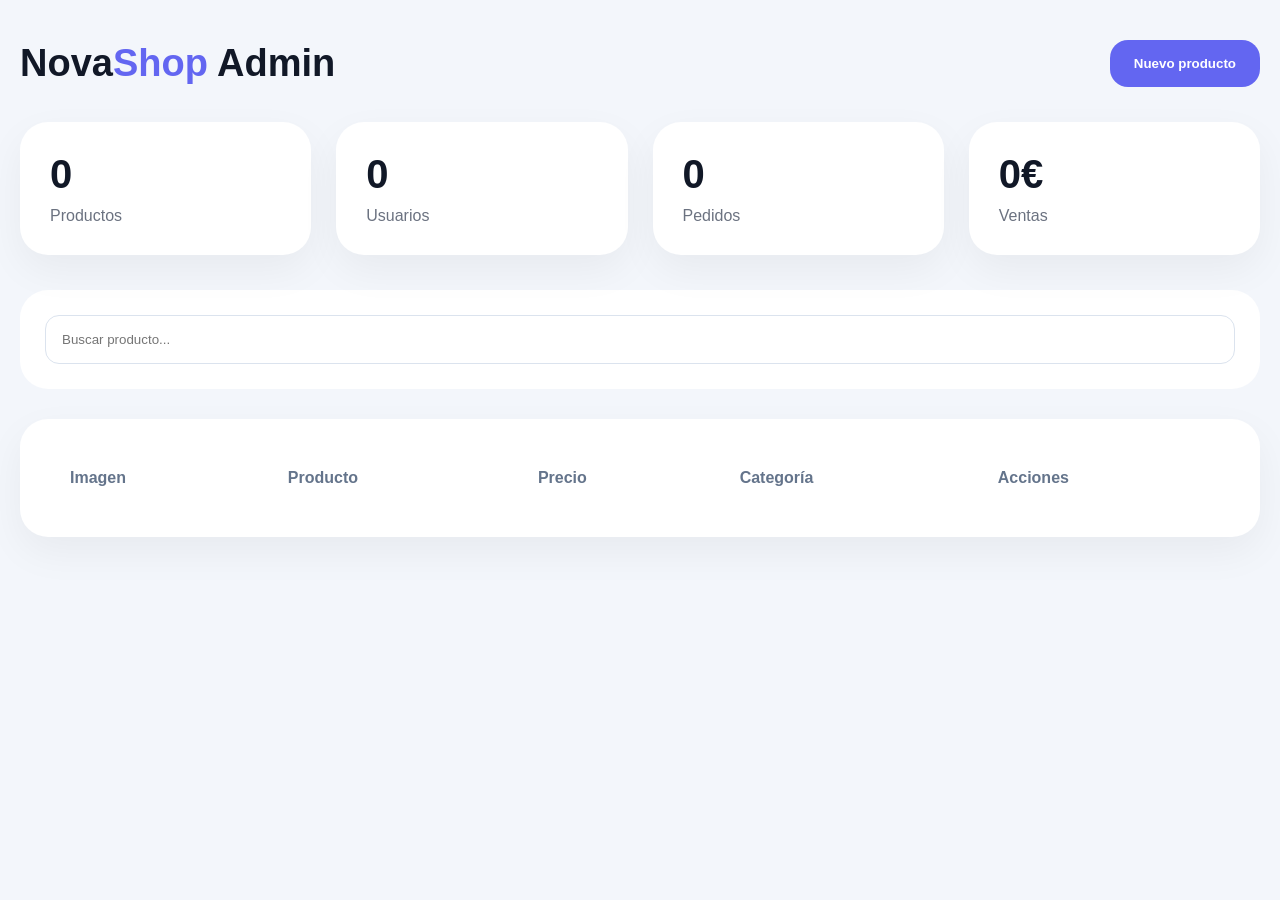
<file: admin.html>
<!DOCTYPE html>
<html lang="es">

<head>

    <meta charset="UTF-8">

    <meta name="viewport" content="width=device-width, initial-scale=1.0">

    <title>
        Panel Administración
    </title>

    <style>
        /* ===================================
   RESET
=================================== */

        * {
            margin: 0;
            padding: 0;
            box-sizing: border-box;
        }

        body {
            font-family: Arial, sans-serif;
            background: #f3f6fb;
            color: #111827;
        }

        /* ===================================
   LAYOUT
=================================== */

        .container {
            max-width: 1500px;
            margin: 40px auto;
            padding: 0 20px;
        }

        /* ===================================
   HEADER
=================================== */

        .header {

            display: flex;

            justify-content: space-between;

            align-items: center;

            margin-bottom: 35px;

        }

        .logo {

            font-size: 38px;

            font-weight: bold;

        }

        .logo span {

            color: #6366f1;

        }

        .add-btn {

            border: none;

            background: #6366f1;

            color: white;

            padding: 16px 24px;

            border-radius: 18px;

            font-weight: bold;

            cursor: pointer;

        }

        /* ===================================
   STATS
=================================== */

        .stats {

            display: grid;

            grid-template-columns:
                repeat(4, 1fr);

            gap: 25px;

            margin-bottom: 35px;

        }

        .stat-card {

            background: white;

            padding: 30px;

            border-radius: 28px;

            box-shadow:
                0 15px 40px rgba(0, 0, 0, .05);

        }

        .stat-card h2 {

            font-size: 40px;

            margin-bottom: 10px;

        }

        .stat-card p {

            color: #6b7280;

        }

        /* ===================================
   FILTERS
=================================== */

        .filters {

            background: white;

            border-radius: 28px;

            padding: 25px;

            margin-bottom: 30px;

            display: flex;

            gap: 20px;

        }

        .filters input {

            flex: 1;

            padding: 16px;

            border-radius: 14px;

            border: 1px solid #dbe3ee;

        }

        /* ===================================
   TABLE
=================================== */

        .table-container {

            background: white;

            border-radius: 28px;

            padding: 30px;

            box-shadow:
                0 15px 40px rgba(0, 0, 0, .05);

        }

        table {

            width: 100%;

            border-collapse: collapse;

        }

        th {

            text-align: left;

            padding: 20px;

            color: #64748b;

        }

        td {

            padding: 20px;

            border-top: 1px solid #edf2f7;

        }

        .product-image {

            width: 70px;

            height: 70px;

            object-fit: contain;

        }

        .actions {

            display: flex;

            gap: 10px;

        }

        .edit-btn {

            border: none;

            background: #dbeafe;

            color: #1d4ed8;

            padding: 10px 16px;

            border-radius: 12px;

            cursor: pointer;

        }

        .delete-btn {

            border: none;

            background: #fee2e2;

            color: #dc2626;

            padding: 10px 16px;

            border-radius: 12px;

            cursor: pointer;

        }

        /* ===================================
   MODAL
=================================== */

        .modal {

            position: fixed;

            inset: 0;

            background: rgba(0, 0, 0, .5);

            display: none;

            justify-content: center;

            align-items: center;

        }

        .modal-content {

            width: 500px;

            background: white;

            border-radius: 28px;

            padding: 35px;

        }

        .form-group {

            display: flex;

            flex-direction: column;

            gap: 10px;

            margin-bottom: 20px;

        }

        .form-group input {

            padding: 16px;

            border-radius: 14px;

            border: 1px solid #dbe3ee;

        }

        .save-btn {

            width: 100%;

            border: none;

            background: #10b981;

            color: white;

            padding: 16px;

            border-radius: 14px;

            font-weight: bold;

            cursor: pointer;

        }

        /* ===================================
   RESPONSIVE
=================================== */

        @media(max-width:1100px) {

            .stats {
                grid-template-columns: repeat(2, 1fr);
            }

        }

        @media(max-width:700px) {

            .stats {
                grid-template-columns: 1fr;
            }

            .filters {
                flex-direction: column;
            }

        }
    </style>

</head>

<body>

    <div class="container">

        <header class="header">

            <div class="logo">

                Nova<span>Shop</span> Admin

            </div>

            <button class="add-btn" id="addProductBtn">
                Nuevo producto
            </button>

        </header>

        <!-- ESTADÍSTICAS -->

        <section class="stats">

            <article class="stat-card">
                <h2 id="totalProducts">0</h2>
                <p>Productos</p>
            </article>

            <article class="stat-card">
                <h2 id="totalUsers">0</h2>
                <p>Usuarios</p>
            </article>

            <article class="stat-card">
                <h2 id="totalOrders">0</h2>
                <p>Pedidos</p>
            </article>

            <article class="stat-card">
                <h2 id="totalSales">0€</h2>
                <p>Ventas</p>
            </article>

        </section>

        <!-- FILTROS -->

        <section class="filters">

            <input type="text" id="searchInput" placeholder="Buscar producto...">

        </section>

        <!-- TABLA -->

        <section class="table-container">

            <table>

                <thead>

                    <tr>
                        <th>Imagen</th>
                        <th>Producto</th>
                        <th>Precio</th>
                        <th>Categoría</th>
                        <th>Acciones</th>
                    </tr>

                </thead>

                <tbody id="productsTable">

                </tbody>

            </table>

        </section>

    </div>

    <!-- MODAL -->

    <div class="modal" id="modal">

        <div class="modal-content">

            <h2>
                Producto
            </h2>

            <form id="productForm">

                <div class="form-group">

                    <label>Título</label>

                    <input type="text" id="title">

                </div>

                <div class="form-group">

                    <label>Precio</label>

                    <input type="number" id="price">

                </div>

                <div class="form-group">

                    <label>Categoría</label>

                    <input type="text" id="category">

                </div>

                <button class="save-btn" type="submit">
                    Guardar
                </button>

            </form>

        </div>

    </div>

    <script>

        // ===================================
        // VARIABLES
        // ===================================

        let products = [];

        let editingId = null;


        // ===================================
        // PRODUCTOS
        // ===================================

        async function getProducts() {

            try {

                const response = await fetch(
                    "https://fakestoreapi.com/products"
                );

                products = await response.json();

                renderProducts();
                renderStats();

            } catch (error) {

                console.error(error);

            }

        }

        function renderProducts(data = products) {

            const table = document.getElementById(
                "productsTable"
            );

            table.innerHTML = data.map(product => `
        <tr>

            <td>
                <img
                    src="${product.image}"
                    class="product-image"
                    alt="${product.title}"
                >
            </td>

            <td>${product.title}</td>

            <td>${product.price}€</td>

            <td>${product.category}</td>

            <td>

                <div class="actions">

                    <button
                        class="edit-btn"
                        onclick="editProduct(${product.id})"
                    >
                        Editar
                    </button>

                    <button
                        class="delete-btn"
                        onclick="deleteProduct(${product.id})"
                    >
                        Eliminar
                    </button>

                </div>

            </td>

        </tr>
    `).join("");

        }



        // ===================================
        // CRUD
        // ===================================

        function openModal() {

            document.getElementById(
                "modal"
            ).style.display = "flex";

        }

        function closeModal() {

            document.getElementById(
                "modal"
            ).style.display = "none";

            document.getElementById(
                "productForm"
            ).reset();

            editingId = null;

        }

        function createProduct() {

            const newProduct = {

                id: Date.now(),

                title: document.getElementById(
                    "title"
                ).value,

                price: Number(
                    document.getElementById(
                        "price"
                    ).value
                ),

                category: document.getElementById(
                    "category"
                ).value,

                image: "https://via.placeholder.com/70"

            };

            products.unshift(newProduct);

            renderProducts();
            renderStats();

            closeModal();

        }

        function editProduct(id) {

            const product = products.find(
                p => p.id === id
            );

            if (!product) return;

            editingId = id;

            document.getElementById(
                "title"
            ).value = product.title;

            document.getElementById(
                "price"
            ).value = product.price;

            document.getElementById(
                "category"
            ).value = product.category;

            openModal();

        }


        function updateProduct() {

            const product = products.find(
                p => p.id === editingId
            );

            if (!product) return;

            product.title =
                document.getElementById(
                    "title"
                ).value;

            product.price =
                Number(
                    document.getElementById(
                        "price"
                    ).value
                );

            product.category =
                document.getElementById(
                    "category"
                ).value;

            renderProducts();
            renderStats();

            closeModal();

        }


        function deleteProduct(id) {

            products = products.filter(
                product => product.id !== id
            );

            renderProducts();
            renderStats();

        }


        // ===================================
        // FILTROS
        // ===================================

        function searchProducts() {

            const value =
                document
                    .getElementById(
                        "searchInput"
                    )
                    .value
                    .toLowerCase();

            const filtered = products.filter(
                product =>
                    product.title
                        .toLowerCase()
                        .includes(value)
            );

            renderProducts(filtered);

        }

        // ===================================
        // ESTADÍSTICAS
        // ===================================

        function renderStats() {

            document.getElementById(
                "totalProducts"
            ).textContent =
                products.length;

            document.getElementById(
                "totalUsers"
            ).textContent =
                125;

            document.getElementById(
                "totalOrders"
            ).textContent =
                54;

            const totalSales = products.reduce(
                (sum, product) =>
                    sum + Number(product.price),
                0
            );

            document.getElementById(
                "totalSales"
            ).textContent =
                totalSales.toFixed(2) + "€";

        }


        // ===================================
        // EVENTOS
        // ===================================

        function initEvents() {

            document
                .getElementById(
                    "addProductBtn"
                )
                .addEventListener(
                    "click",
                    openModal
                );

            document
                .getElementById(
                    "searchInput"
                )
                .addEventListener(
                    "input",
                    searchProducts
                );

            document
                .getElementById(
                    "productForm"
                )
                .addEventListener(
                    "submit",
                    e => {

                        e.preventDefault();

                        if (editingId) {

                            updateProduct();

                        } else {

                            createProduct();

                        }

                    }
                );

            document
                .getElementById(
                    "modal"
                )
                .addEventListener(
                    "click",
                    e => {

                        if (
                            e.target.id === "modal"
                        ) {

                            closeModal();

                        }

                    }
                );

        }



        // ===================================
        // INIT
        // ===================================

        function init() {

            getProducts();
            initEvents();

        }

        init();

    </script>

</body>

</html>
</file>
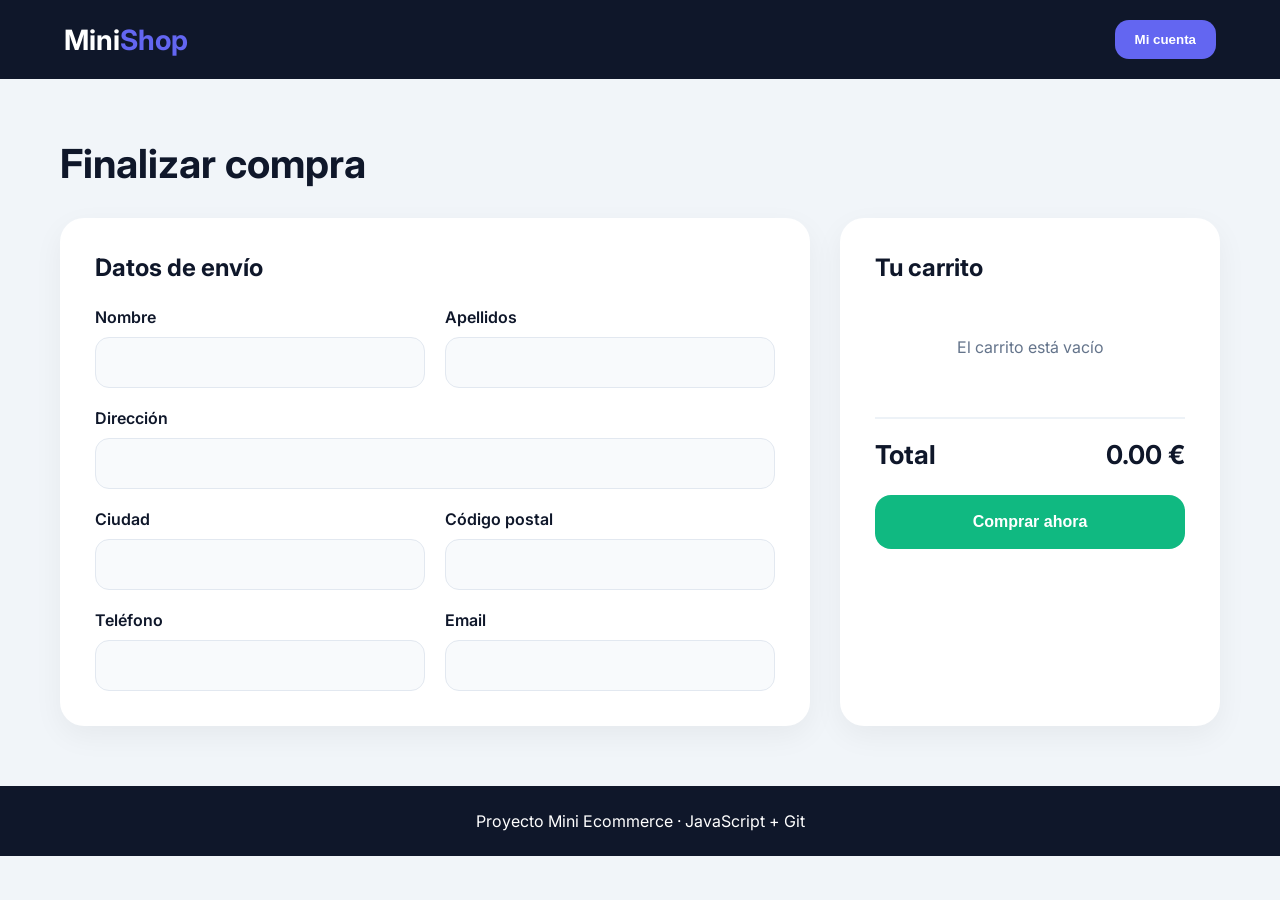
<file: carrito.html>
<!DOCTYPE html>
<html lang="es">

<head>
  <meta charset="UTF-8" />
  <meta name="viewport" content="width=device-width, initial-scale=1.0" />

  <title>Finalizar compra</title>

  <link rel="stylesheet" href="style.css">
  <link href="https://fonts.googleapis.com/css2?family=Inter:wght@300;400;500;600;700&display=swap" rel="stylesheet">

  <style>
    :root {
      --primary: #6366f1;
      --success: #10b981;
      --bg: #f1f5f9;
      --text: #0f172a;
      --muted: #64748b;
      --border: #e2e8f0;
    }

    * {
      margin: 0;
      padding: 0;
      box-sizing: border-box;
    }

    body {
      font-family: 'Inter', sans-serif;
      background: var(--bg);
      color: var(--text);
    }

    .container {
      max-width: 1200px;
      margin: 60px auto;
      padding: 0 20px;
    }

    .checkout-layout {
      display: grid;
      grid-template-columns: 1fr 380px;
      gap: 30px;
    }

    .card {
      background: white;
      border-radius: 24px;
      padding: 35px;
      box-shadow: 0 10px 30px rgba(0, 0, 0, 0.05);
    }

    h1 {
      font-size: 40px;
      margin-bottom: 30px;
    }

    h2 {
      font-size: 24px;
      margin-bottom: 25px;
    }

    .form-grid {
      display: grid;
      grid-template-columns: 1fr 1fr;
      gap: 20px;
    }

    .input-group {
      display: flex;
      flex-direction: column;
      gap: 10px;
    }

    .input-group.full {
      grid-column: 1/3;
    }


    label {
      font-weight: 600;
    }

    input {
      padding: 16px;
      border-radius: 14px;
      border: 1px solid var(--border);
      background: #f8fafc;
      font-size: 15px;
      outline: none;
    }

    input:focus {
      border-color: var(--primary);
    }

    .cart-item {
      display: flex;
      gap: 15px;
      padding: 20px 0;
      border-bottom: 1px solid #edf2f7;
    }

    .cart-item img {
      width: 80px;
      height: 80px;
      object-fit: contain;
      background: white;
      border-radius: 12px;
      padding: 10px;
      border: 1px solid #e2e8f0;
    }

    .cart-item-info {
      flex: 1;
    }

    .cart-item-title {
      font-weight: 600;
      margin-bottom: 10px;
      line-height: 1.4;
    }

    .cart-item-price {
      color: var(--muted);
    }

    .total {
      display: flex;
      justify-content: space-between;
      align-items: center;
      margin-top: 30px;
      padding-top: 20px;
      border-top: 2px solid #edf2f7;
      font-size: 26px;
      font-weight: 700;
    }

    .buy-btn {
      width: 100%;
      margin-top: 25px;
      border: none;
      background: var(--success);
      color: white;
      padding: 18px;
      border-radius: 16px;
      font-size: 16px;
      font-weight: 600;
      cursor: pointer;
      transition: 0.3s;
    }

    .buy-btn:hover {
      opacity: 0.9;
    }

    .empty-cart {
      color: var(--muted);
      text-align: center;
      padding: 30px 0;
    }

    @media(max-width:950px) {

      .checkout-layout {
        grid-template-columns: 1fr;
      }

      .summary {
        position: relative;
        top: 0;
      }

    }

    .logo {
      text-decoration: none;
      cursor: pointer;
    }

    @media(max-width:700px) {

      .form-grid {
        grid-template-columns: 1fr;
      }

      .input-group.full {
        grid-column: auto;
      }

    }
  </style>
</head>

<body>

  <nav>

    <div class="nav-container">

      <a href="index.html" class="logo">
        Mini<span>Shop</span>
      </a>

      <div class="nav-actions">
        <button class="account-btn" id="loginBtn">
          Mi cuenta
        </button>
      </div>

    </div>

  </nav>

  <div class="container">

    <h1>Finalizar compra</h1>

    <div class="checkout-layout">

      <!-- DATOS ENVÍO -->

      <section class="card">

        <h2>Datos de envío</h2>

        <form id="checkoutForm">

          <div class="form-grid">

            <div class="input-group">
              <label>Nombre</label>
              <input type="text" required>
            </div>

            <div class="input-group">
              <label>Apellidos</label>
              <input type="text" required>
            </div>

            <div class="input-group full">
              <label>Dirección</label>
              <input type="text" required>
            </div>

            <div class="input-group">
              <label>Ciudad</label>
              <input type="text" required>
            </div>

            <div class="input-group">
              <label>Código postal</label>
              <input type="text" required>
            </div>

            <div class="input-group">
              <label>Teléfono</label>
              <input type="text" required>
            </div>

            <div class="input-group">
              <label>Email</label>
              <input type="email" required>
            </div>

          </div>

        </form>

      </section>

      <!-- RESUMEN PEDIDO -->

      <aside class="card summary">

        <h2>Tu carrito</h2>

        <!-- Aquí se pintan los productos -->
        <div id="cartContainer">
          <p class="empty-cart">Cargando carrito...</p>
        </div>

        <div class="total">
          <span>Total</span>
          <span id="cartTotal">0.00 €</span>
        </div>

        <button class="buy-btn" id="buyBtn">
          Comprar ahora
        </button>

      </aside>

    </div>

  </div>

  <footer>

    <p>
      Proyecto Mini Ecommerce · JavaScript + Git
    </p>

  </footer>

  <script src="carrito.js"></script>

</body>

</html>
</file>
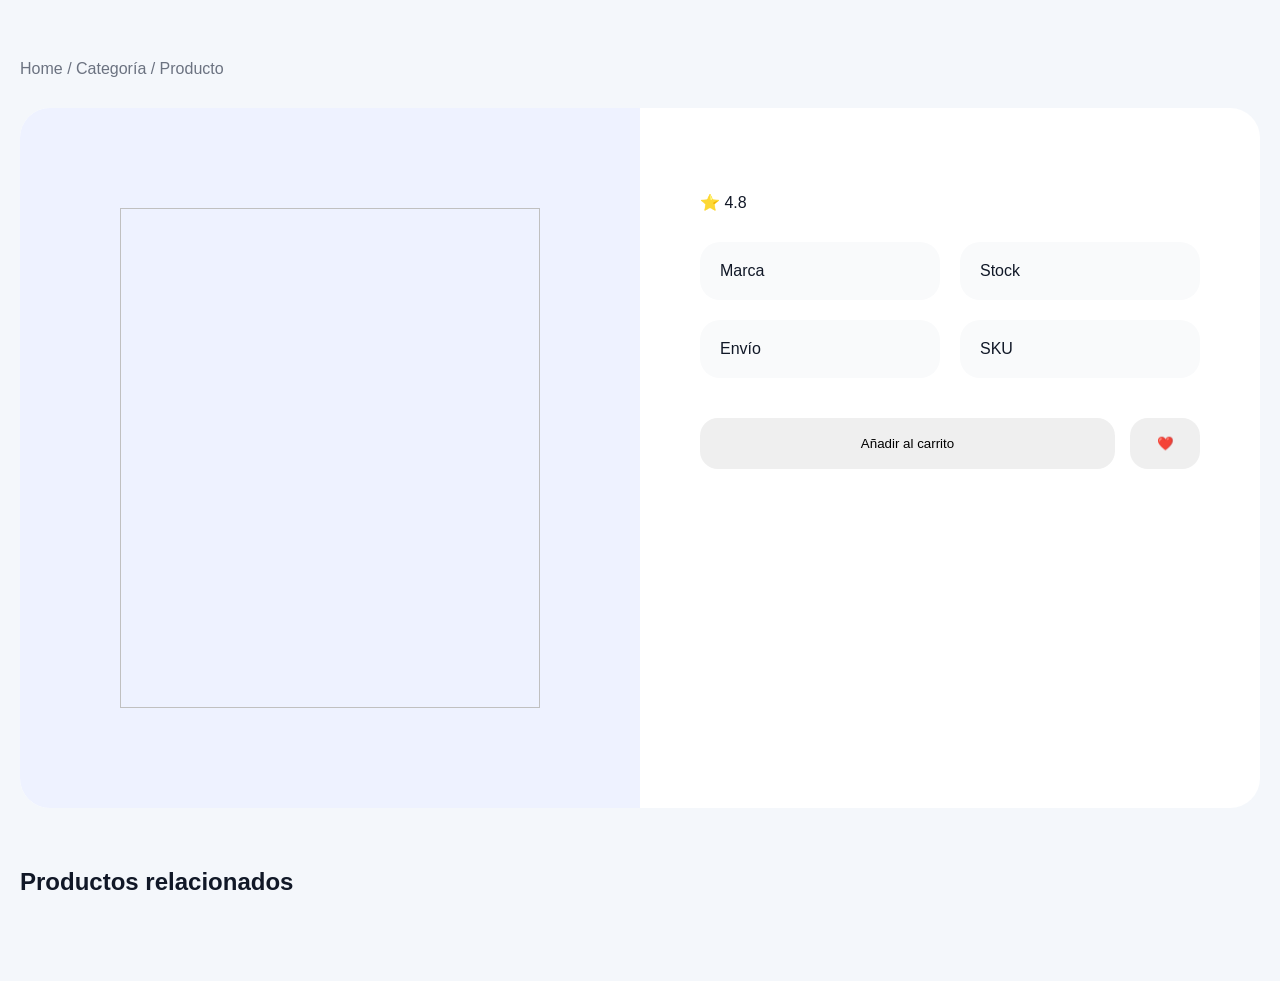
<file: detalle.html>
<!DOCTYPE html>
<html lang="es">

<head>

    <meta charset="UTF-8">

    <meta name="viewport" content="width=device-width, initial-scale=1.0">

    <title>
        Detalle Producto
    </title>

    <style>
        /* =========================
           RESET
        ========================= */

        * {
            margin: 0;
            padding: 0;
            box-sizing: border-box;
        }

        body {
            font-family: Arial, sans-serif;
            background: #f4f7fb;
            color: #111827;
        }

        /* =========================
           CONTAINER
        ========================= */

        .container {
            max-width: 1300px;
            margin: 60px auto;
            padding: 0 20px;
        }

        .breadcrumb {
            margin-bottom: 30px;
            color: #6b7280;
        }

        /* =========================
           PRODUCTO
        ========================= */

        .product-box {
            background: white;
            border-radius: 30px;
            overflow: hidden;
            display: grid;
            grid-template-columns: 1fr 1fr;
            min-height: 700px;
        }

        .left-side {
            display: flex;
            justify-content: center;
            align-items: center;
            padding: 60px;
            background: #eef2ff;
        }

        .left-side img {
            width: 100%;
            max-width: 420px;
            height: 500px;
            object-fit: contain;
        }

        .right-side {
            padding: 60px;
        }

        .category {
            color: #6366f1;
            margin-bottom: 20px;
        }

        .title {
            font-size: 48px;
            margin-bottom: 25px;
        }

        .rating {
            margin-bottom: 25px;
        }

        .description {
            margin-bottom: 30px;
            line-height: 1.8;
        }

        .price {
            font-size: 58px;
            font-weight: bold;
            margin-bottom: 30px;
        }

        .actions {
            display: flex;
            gap: 15px;
        }

        button {
            border: none;
            padding: 18px;
            border-radius: 18px;
            cursor: pointer;
        }

        .buy-btn {
            flex: 1;
        }

        .fav-btn {
            width: 70px;
        }

        /* =========================
           INFO
        ========================= */

        .info-grid {
            display: grid;
            grid-template-columns: repeat(2, 1fr);
            gap: 20px;
            margin-bottom: 40px;
        }

        .info-card {
            padding: 20px;
            border-radius: 20px;
            background: #f9fafb;
        }

        /* =========================
           RELACIONADOS
        ========================= */

        .related {
            margin-top: 60px;
        }

        .related h2 {
            margin-bottom: 25px;
        }

        .related-grid {
            display: grid;
            grid-template-columns:
                repeat(auto-fit, minmax(220px, 1fr));
            gap: 25px;
        }

        .related-card {
            background: white;
            border-radius: 24px;
            padding: 25px;
            text-align: center;
        }

        .related-card img {
            width: 100%;
            height: 180px;
            object-fit: contain;
        }

        /* =========================
           RESPONSIVE
        ========================= */

        @media(max-width:1000px) {

            .product-box {
                grid-template-columns: 1fr;
            }

        }
    </style>

</head>

<body>

    <div class="container">

        <div class="breadcrumb">

            Home / Categoría / Producto

        </div>

        <section class="product-box">

            <div class="left-side">

                <img id="productImage">

            </div>

            <div class="right-side">

                <p class="category" id="productCategory">
                </p>

                <h1 class="title" id="productTitle">
                </h1>

                <div class="rating">

                    ⭐ 4.8

                    <span id="productReviews">
                    </span>

                </div>

                <p class="description" id="productDescription">
                </p>

                <div class="info-grid">

                    <div class="info-card">
                        Marca
                    </div>

                    <div class="info-card">
                        Stock
                    </div>

                    <div class="info-card">
                        Envío
                    </div>

                    <div class="info-card">
                        SKU
                    </div>

                </div>

                <div class="price" id="productPrice">
                </div>

                <div class="actions">

                    <button class="buy-btn" id="addToCartBtn">
                        Añadir al carrito
                    </button>

                    <button class="fav-btn" id="favoriteBtn">
                        ❤️
                    </button>

                </div>

            </div>

        </section>

        <section class="related">

            <h2>
                Productos relacionados
            </h2>

            <div class="related-grid" id="relatedGrid">
            </div>

        </section>

    </div>

    <script>

        // =========================
        // VARIABLES
        // =========================

        let currentProduct = null;

        let favorites = JSON.parse(
            localStorage.getItem("favorites")
        ) || [];

        let cart = JSON.parse(
            localStorage.getItem("cart")
        ) || [];


        // =========================
        // PRODUCTO
        // =========================

        async function getProduct() {

            const params =
                new URLSearchParams(window.location.search);

            const productId =
                params.get('id') || 1;

            const response = await fetch(
                `https://fakestoreapi.com/products/${productId}`
            );

            const product = await response.json();

            currentProduct = product;

            renderProduct(product);

            getRelatedProducts(product.category);

        }

        function renderProduct(product) {

            document.getElementById('productImage').src =
                product.image;

            document.getElementById('productTitle').textContent =
                product.title;

            document.getElementById('productCategory').textContent =
                product.category;

            document.getElementById('productDescription').textContent =
                product.description;

            document.getElementById('productPrice').textContent =
                `${product.price} €`;

            document.getElementById('productReviews').textContent =
                `(${product.rating.count} reviews)`;

            document.querySelector('.rating').innerHTML =
                `⭐ ${product.rating.rate}
         <span>(${product.rating.count} reviews)</span>`;

            const favoriteBtn =
                document.getElementById("favoriteBtn");

            const isFavorite =
                favorites.some(fav => fav.id === product.id);

            favoriteBtn.textContent =
                isFavorite ? "❤️" : "🤍";
        }

        function addToFavorites() {

            const favoriteBtn =
                document.getElementById("favoriteBtn");

            const index =
                favorites.findIndex(
                    fav => fav.id === currentProduct.id
                );

            if (index === -1) {

                favorites.push(currentProduct);

                favoriteBtn.textContent = "❤️";

            } else {

                favorites.splice(index, 1);

                favoriteBtn.textContent = "🤍";
            }

            localStorage.setItem(
                "favorites",
                JSON.stringify(favorites)
            );
        }

        // =========================
        // RELACIONADOS
        // =========================

        async function getRelatedProducts(category) {

            const response = await fetch(
                `https://fakestoreapi.com/products/category/${encodeURIComponent(category)}`
            );

            const products = await response.json();

            const related = products.filter(
                p => p.id !== currentProduct.id
            );

            renderRelatedProducts(related);

        }

        function renderRelatedProducts(products) {

            const grid =
                document.getElementById('relatedGrid');

            grid.innerHTML = '';

            products.forEach(product => {

                grid.innerHTML += `
            <article class="related-card">

                <img
                    src="${product.image}"
                    alt="${product.title}"
                >

                <h4>
                    ${product.title}
                </h4>

                <p>
                    ${product.price} €
                </p>

            </article>
        `;
            });

        }

        // =========================
        // CARRITO
        // =========================

        function addToCart() {

            const cartItem = cart.find(
                item => item.id === currentProduct.id
            );

            if (cartItem) {

                cartItem.quantity += 1;

            } else {

                cart.push({
                    ...currentProduct,
                    quantity: 1
                });

            }

            localStorage.setItem(
                "cart",
                JSON.stringify(cart)
            );

            alert("Producto añadido al carrito");
        }


        // =========================
        // FAVORITOS
        // =========================





        // =========================
        // EVENTOS
        // =========================

        // =========================
        // INIT
        // =========================

        function initEvents() {

            document
                .getElementById("favoriteBtn")
                .addEventListener(
                    "click",
                    addToFavorites
                );

            document
                .getElementById("addToCartBtn")
                .addEventListener(
                    "click",
                    addToCart
                );

        }

        function init() {

            getProduct();

            initEvents();

        }

        init();

    </script>

</body>

</html>
</file>
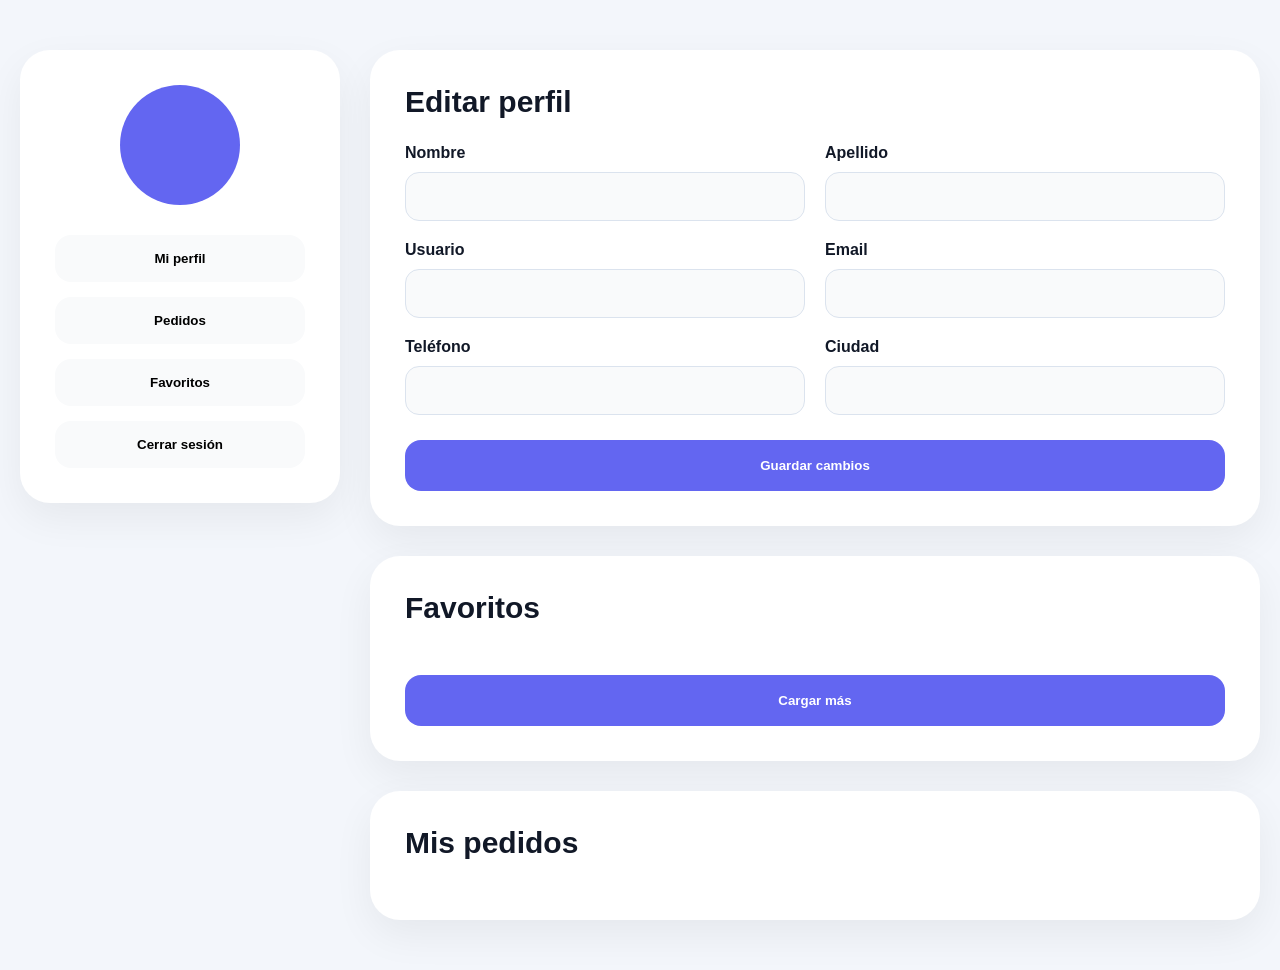
<file: perfil.html>
<!DOCTYPE html>
<html lang="es">

<head>

    <meta charset="UTF-8">

    <meta name="viewport" content="width=device-width, initial-scale=1.0">

    <title>
        Mi Perfil
    </title>

    <style>
        * {
            margin: 0;
            padding: 0;
            box-sizing: border-box;
        }

        body {
            font-family: Arial, sans-serif;
            background: #f3f6fb;
            color: #111827;
        }

        .container {
            max-width: 1400px;
            margin: 50px auto;
            padding: 0 20px;
        }

        .profile-layout {
            display: grid;
            grid-template-columns: 320px 1fr;
            gap: 30px;
        }

        /* SIDEBAR */

        .sidebar {
            background: white;
            border-radius: 30px;
            padding: 35px;
            height: fit-content;
            box-shadow: 0 15px 40px rgba(0, 0, 0, .06);
        }

        .avatar {
            width: 120px;
            height: 120px;
            border-radius: 50%;
            background: #6366f1;
            color: white;
            display: flex;
            justify-content: center;
            align-items: center;
            margin: auto;
            margin-bottom: 25px;
            font-size: 42px;
            font-weight: bold;
        }

        .username {
            text-align: center;
            font-size: 28px;
            margin-bottom: 10px;
        }

        .email {
            text-align: center;
            color: #6b7280;
            margin-bottom: 30px;
        }

        .menu {
            display: flex;
            flex-direction: column;
            gap: 15px;
        }

        .menu button {
            border: none;
            padding: 16px;
            border-radius: 16px;
            cursor: pointer;
            background: #f9fafb;
            font-weight: bold;
        }

        /* MAIN */

        .main {
            display: flex;
            flex-direction: column;
            gap: 30px;
        }

        .card {
            background: white;
            border-radius: 30px;
            padding: 35px;
            box-shadow: 0 15px 40px rgba(0, 0, 0, .06);
        }

        .card h2 {
            margin-bottom: 25px;
            font-size: 30px;
        }

        /* FORM */

        .form-grid {
            display: grid;
            grid-template-columns: repeat(2, 1fr);
            gap: 20px;
        }

        .input-group {
            display: flex;
            flex-direction: column;
            gap: 10px;
        }

        .input-group label {
            font-weight: bold;
        }

        .input-group input {
            padding: 16px;
            border-radius: 14px;
            border: 1px solid #dbe3ee;
            background: #f9fafb;
        }

        .save-btn {
            margin-top: 25px;
            border: none;
            background: #6366f1;
            color: white;
            padding: 18px;
            border-radius: 16px;
            width: 100%;
            cursor: pointer;
            font-weight: bold;
        }

        /* FAVORITOS */

        .favorites-grid {
            display: grid;
            grid-template-columns:
                repeat(auto-fit, minmax(220px, 1fr));
            gap: 20px;
        }

        .favorite-card {
            background: #f9fafb;
            border-radius: 24px;
            padding: 20px;
            text-align: center;
        }

        .favorite-card img {
            width: 100%;
            height: 180px;
            object-fit: contain;
            margin-bottom: 20px;
        }

        .favorite-card h3 {
            margin-bottom: 10px;
        }

        /* PEDIDOS */

        .orders {
            display: flex;
            flex-direction: column;
            gap: 20px;
        }

        .order {
            border: 1px solid #e5e7eb;
            border-radius: 20px;
            padding: 25px;
        }

        .message {
            display: none;
            margin-top: 20px;
            padding: 16px;
            border-radius: 14px;
            background: #dcfce7;
            color: #166534;
        }

        html {
            scroll-behavior: smooth;
        }

        @media(max-width:1000px) {

            .profile-layout {
                grid-template-columns: 1fr;
            }

        }

        @media(max-width:700px) {

            .form-grid {
                grid-template-columns: 1fr;
            }

        }
    </style>

</head>

<body>

    <div class="container">

        <div class="profile-layout">

            <aside class="sidebar">

                <div class="avatar" id="avatar">
                </div>

                <h2 class="username" id="sidebarUsername">
                </h2>

                <p class="email" id="sidebarEmail">
                </p>

                <div class="menu">

                    <button id="btnPerfil">
                        Mi perfil
                    </button>

                    <button id="btnPedidos">
                        Pedidos
                    </button>

                    <button id="btnFavoritos">
                        Favoritos
                    </button>

                    <button id="logoutBtn">
                        Cerrar sesión
                    </button>

                </div>

            </aside>

            <main class="main">

                <section class="card" id="perfil">

                    <h2>Editar perfil</h2>

                    <form id="profileForm">

                        <div class="form-grid">

                            <div class="input-group">
                                <label>Nombre</label>
                                <input type="text" id="firstname">
                            </div>

                            <div class="input-group">
                                <label>Apellido</label>
                                <input type="text" id="lastname">
                            </div>

                            <div class="input-group">
                                <label>Usuario</label>
                                <input type="text" id="username">
                            </div>

                            <div class="input-group">
                                <label>Email</label>
                                <input type="email" id="email">
                            </div>

                            <div class="input-group">
                                <label>Teléfono</label>
                                <input type="text" id="phone">
                            </div>

                            <div class="input-group">
                                <label>Ciudad</label>
                                <input type="text" id="city">
                            </div>

                        </div>

                        <button class="save-btn" type="submit">
                            Guardar cambios
                        </button>

                        <div class="message" id="message">
                            Usuario actualizado correctamente
                        </div>

                    </form>

                </section>

                <section class="card" id="favoritos">

                    <h2>Favoritos</h2>

                    <div class="favorites-grid" id="favoritesContainer"></div>

                    <button class="save-btn" id="loadMoreBtn">
                        Cargar más
                    </button>

                </section>

                <section class="card" id="pedidos">

                    <h2>Mis pedidos</h2>

                    <div class="orders" id="ordersContainer"></div>

                </section>

            </main>

        </div>

    </div>

    <script>

        let currentUser = null;
        let allFavorites = [];
        let visibleFavorites = 4;

        async function getUser() {

            const response =
                await fetch('https://fakestoreapi.com/users/1');

            const user = await response.json();

            currentUser = user;

            renderUser(user);
        }

        function renderUser(user) {

            document.getElementById("avatar").textContent =
                user.name.firstname[0].toUpperCase();

            document.getElementById("sidebarUsername").textContent =
                user.username;

            document.getElementById("sidebarEmail").textContent =
                user.email;

            firstname.value = user.name.firstname;
            lastname.value = user.name.lastname;
            username.value = user.username;
            email.value = user.email;
            phone.value = user.phone;
            city.value = user.address.city;
        }

        async function updateUser() {

            const body = {

                email: email.value,

                username: username.value,

                phone: phone.value,

                address: {
                    city: city.value
                },

                name: {
                    firstname: firstname.value,
                    lastname: lastname.value
                }
            };

            await fetch(
                'https://fakestoreapi.com/users/1',
                {
                    method: 'PUT',
                    headers: {
                        "Content-Type": "application/json"
                    },
                    body: JSON.stringify(body)
                }
            );

            currentUser = {
                ...currentUser,
                ...body
            };

            renderUser(currentUser);

            document.getElementById("message").style.display =
                "block";

            setTimeout(() => {

                document.getElementById("message").style.display =
                    "none";

            }, 3000);
        }

        async function getFavorites() {

            const response =
                await fetch('https://fakestoreapi.com/products');

            allFavorites = await response.json();

            renderFavorites();
        }

        function renderFavorites() {

            const container =
                document.getElementById("favoritesContainer");

            container.innerHTML = "";

            const visible =
                allFavorites.slice(0, visibleFavorites);

            visible.forEach(product => {

                container.innerHTML += `

        <div class="favorite-card">

            <img src="${product.image}">

            <h3>${product.title.slice(0, 25)}</h3>

            <p>${product.category}</p>

            <div class="price">
                ${product.price}€
            </div>

        </div>

        `;
            });
        }

        function loadMoreFavorites() {

            visibleFavorites += 4;

            renderFavorites();

            if (visibleFavorites >= allFavorites.length) {

                document.getElementById("loadMoreBtn")
                    .style.display = "none";
            }
        }

        async function getOrders() {

            const response =
                await fetch(
                    'https://fakestoreapi.com/carts/user/1'
                );

            const orders = await response.json();

            renderOrders(orders);
        }

        async function renderOrders(orders) {

            const container =
                document.getElementById("ordersContainer");

            container.innerHTML = "";

            for (const order of orders) {

                let productsHTML = "";

                for (const item of order.products) {

                    const response =
                        await fetch(
                            `https://fakestoreapi.com/products/${item.productId}`
                        );

                    const product =
                        await response.json();

                    productsHTML += `
                <div>
                    <span>
                        ${product.title.slice(0, 40)}
                    </span>

                    <strong>
                        x${item.quantity}
                    </strong>
                </div>
            `;
                }

                container.innerHTML += `

            <div class="order">

                <div class="order-header">

                    <strong>
                        Pedido #${order.id}
                    </strong>

                    <span class="order-status">
                        Entregado
                    </span>

                </div>

                <small>
                    ${order.date.slice(0, 10)}
                </small>

                <div class="order-products">
                    ${productsHTML}
                </div>

            </div>
        `;
            }
        }

        function logout() {

            alert("Sesión cerrada");

            location.reload();
        }

        function initEvents() {

            document
                .getElementById("profileForm")
                .addEventListener("submit", e => {

                    e.preventDefault();

                    updateUser();
                });

            document
                .getElementById("loadMoreBtn")
                .addEventListener("click",
                    loadMoreFavorites);

            document
                .getElementById("logoutBtn")
                .addEventListener("click",
                    logout);

            document
                .getElementById("btnPerfil")
                .addEventListener("click", () => {

                    document
                        .getElementById("perfil")
                        .scrollIntoView({
                            behavior: "smooth"
                        });

                });

            document
                .getElementById("btnFavoritos")
                .addEventListener("click", () => {

                    document
                        .getElementById("favoritos")
                        .scrollIntoView({
                            behavior: "smooth"
                        });

                });

            document
                .getElementById("btnPedidos")
                .addEventListener("click", () => {

                    document
                        .getElementById("pedidos")
                        .scrollIntoView({
                            behavior: "smooth"
                        });

                });

        }

        function init() {

            getUser();

            getFavorites();

            getOrders();

            initEvents();
        }

        init();

    </script>

</body>

</html>
</file>
<file: style.css>
/* ========================================
RESET
======================================== */

*{
  margin:0;
  padding:0;
  box-sizing:border-box;
}

.prueba{
  background: red;
}

/* ========================================
VARIABLES
======================================== */

:root{

  --bg:#7a7a7e70;

  --white:#a09797;

  --text:#0f172a;

  --muted:#64748b;

  --primary:#6119e8;

  --primary-hover:#4600e8f8;

  --success:#10b981;

  --danger:#ef4444;

  --border:#232426;

}


/* ========================================
BODY
======================================== */

body{

  font-family:'Inter', sans-serif;

  background:var(--bg);

  color:var(--text);

}


/* ========================================
NAVBAR
======================================== */

nav{

  position:sticky;

  top:0;

  z-index:100;

  background:#0f172a;

  padding:20px 0;

}


.nav-container{

  width:90%;

  max-width:1400px;

  margin:auto;

  display:flex;

  justify-content:space-between;

  align-items:center;

}


.logo{

  font-size:28px;

  font-weight:700;

  color:white;

}


.logo span{

  color:var(--primary);

}


.nav-actions{

  display:flex;

  gap:15px;

}


.account-btn{

  border:none;

  background:var(--primary);

  color:white;

  padding:12px 20px;

  border-radius:14px;

  cursor:pointer;

  font-weight:600;

  transition:0.3s;

}


.account-btn:hover{

  background:var(--primary-hover);

}


.access-btn{

  border:none;

  background:var(--primary);

  color:white;

  padding:12px 20px;

  border-radius:14px;

  cursor:pointer;

  font-weight:600;

  transition:0.3s;

}


.access-btn:hover{

  background:var(--primary-hover);

}



/* ========================================
HERO
======================================== */

.hero{

  height:420px;

  background:
  linear-gradient(
    rgba(15,23,42,0.7),
    rgba(15,23,42,0.7)
  ),

  url("https://images.unsplash.com/photo-1523381210434-271e8be1f52b?q=80&w=1400&auto=format&fit=crop");

  background-size:cover;

  background-position:center;

  display:flex;

  justify-content:center;

  align-items:center;

  text-align:center;

  color:white;

  padding:20px;

}


.hero-content{

  max-width:700px;

}


.hero h1{

  font-size:64px;

  margin-bottom:20px;

}


.hero p{

  font-size:18px;

  line-height:1.6;

  margin-bottom:30px;

}


.hero button{

  border:none;

  background:var(--primary);

  color:white;

  padding:16px 30px;

  border-radius:14px;

  cursor:pointer;

  font-weight:600;

  transition:0.3s;

}


.hero button:hover{

  background:var(--primary-hover);

}


/* ========================================
FILTROS
======================================== */

.controls{

  width:90%;

  max-width:1400px;

  margin:auto;

  margin-top:-40px;

  position:relative;

  z-index:20;

}


.controls-box{

  background:white;

  border-radius:24px;

  padding:25px;

  display:flex;

  gap:15px;

  flex-wrap:wrap;

  box-shadow:0 15px 35px rgba(0,0,0,0.08);

}


.controls input,
.controls select{

  flex:1;

  min-width:220px;

  padding:15px;

  border-radius:14px;

  border:1px solid var(--border);

  background:#f8fafc;

  outline:none;

}


/* ========================================
MAIN LAYOUT
======================================== */

.main-layout{

  width:90%;

  max-width:1400px;

  margin:50px auto;

  display:grid;

  grid-template-columns:1fr 350px;

  gap:30px;

}


/* ========================================
PRODUCTOS
======================================== */

.products-grid{

  display:grid;

  grid-template-columns:
  repeat(auto-fit, minmax(260px,1fr));

  gap:25px;

}


/* ========================================
CARD PRODUCTO
======================================== */

.product-card {
  background: white;
  padding: 15px; 
  border-radius: 24px;
  overflow: hidden;
  transition: 0.3s;
  box-shadow: 0 8px 20px rgba(0,0,0,0.05);
  
  display: flex;
  flex-direction: column;
  height: 100%;
}


.product-card:hover{

  transform:translateY(-8px);

  box-shadow:0 20px 40px rgba(0,0,0,0.08);

}


.product-image{

  height:260px;

  background:white;

  display:flex;

  justify-content:center;

  align-items:center;

  padding:30px;

}


.product-image img{

  max-width:100%;

  max-height:100%;

  object-fit:contain;

}


.product-info {
  display: flex;
  flex-direction: column;
  flex-grow: 1; 
}


.product-category{

  font-size:12px;

  text-transform:uppercase;

  color:var(--primary);

  margin-bottom:10px;

  font-weight:700;

}


.product-title{
  text-align: center;
  font-size:18px;

  margin-bottom:15px;

  line-height:1.4;

  min-height:50px;

}


.product-price{

  font-size:28px;

  font-weight:700;

  margin-bottom:20px;

}


.card-actions {
  display: flex;
  gap: 10px;
  margin-top: auto; 
  padding-top: 15px; 
}



/* ========================================
BOTONES CARD
======================================== */

.add-btn{

  flex:1;

  border:none;

  background:var(--primary);

  color:white;

  padding:14px;

  border-radius:14px;

  cursor:pointer;

  font-weight:600;

  transition:0.3s;

}


.add-btn:hover{

  background:var(--primary-hover);

}


.fav-btn{

  width:52px;

  border:none;

  border-radius:14px;

  background:#f8fafc;

  cursor:pointer;

  font-size:18px;

  transition:0.3s;

}


.fav-btn:hover{

  background:#fee2e2;

}


/* ========================================
CARRITO
======================================== */

.cart-panel{

  background:white;

  border-radius:24px;

  padding:25px;

  height:fit-content;

  position:sticky;

  top:100px;

  box-shadow:0 10px 30px rgba(0,0,0,0.05);

}


.cart-panel h2{

  margin-bottom:25px;

  font-size:28px;

}


.cart-item{

  display:flex;

  justify-content:space-between;

  align-items:center;

  padding:15px 0;

  border-bottom:1px solid var(--border);

}


.cart-item-info{

  flex:1;

}


.cart-item-title{

  font-size:14px;

  font-weight:600;

  margin-bottom:5px;

}


.cart-item-price{

  color:var(--muted);

  font-size:14px;

}


.remove-btn{

  width:36px;

  height:36px;

  border:none;

  border-radius:10px;

  background:#fee2e2;

  color:var(--danger);

  cursor:pointer;

  font-weight:bold;

}


.cart-total{

  margin-top:25px;

  padding-top:20px;

  border-top:2px solid var(--border);

  display:flex;

  justify-content:space-between;

  font-size:22px;

  font-weight:700;

}


/* ========================================
CHECKOUT BUTTON
======================================== */

.checkout-btn{

  width:100%;

  margin-top:20px;

  border:none;

  background:var(--success);

  color:white;

  padding:16px;

  border-radius:16px;

  cursor:pointer;

  font-size:16px;

  font-weight:600;

}


/* ========================================
LOGIN MODAL
======================================== */

.login-modal{

  position:fixed;

  inset:0;

  background:rgba(0,0,0,0.6);

  display:flex;

  justify-content:center;

  align-items:center;

  z-index:999;

}


.login-modal.hidden{

  display:none;

}


.login-box{

  width:100%;

  max-width:420px;

  background:white;

  padding:40px;

  border-radius:28px;

  position:relative;

}


.login-box h2{

  font-size:34px;

  margin-bottom:10px;

}


.login-box p{

  color:var(--muted);

  margin-bottom:25px;

}


.login-box form{

  display:flex;

  flex-direction:column;

  gap:15px;

}


.login-box input{

  padding:16px;

  border-radius:14px;

  border:1px solid var(--border);

  background:#f8fafc;

  outline:none;

}


.login-box button[type="submit"]{

  border:none;

  background:var(--primary);

  color:white;

  padding:16px;

  border-radius:14px;

  cursor:pointer;

  font-weight:600;

}


.close-login{

  position:absolute;

  top:15px;

  right:15px;

  width:38px;

  height:38px;

  border:none;

  border-radius:10px;

  background:#f1f5f9;

  cursor:pointer;

}


/* ========================================
FOOTER
======================================== */

footer{

  margin-top:50px;

  background:#0f172a;

  color:white;

  text-align:center;

  padding:25px;

}


/* ========================================
RESPONSIVE
======================================== */

@media(max-width:1100px){

  .main-layout{

    grid-template-columns:1fr;

  }

}


@media(max-width:768px){

  .hero h1{

    font-size:42px;

  }

}
</file>
